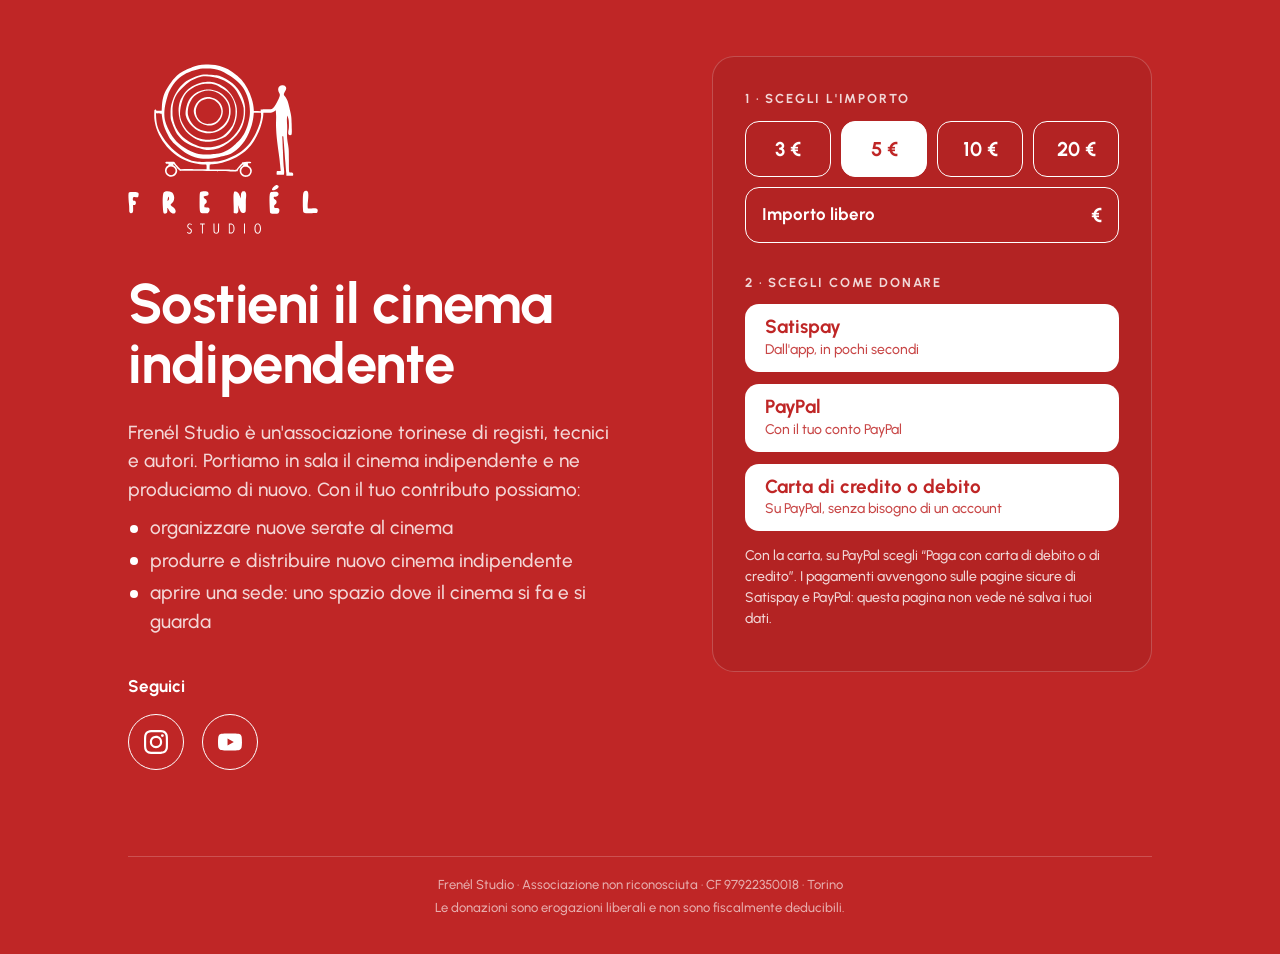
<file: index.html>
<!DOCTYPE html>
<html lang="it">
<head>
  <meta charset="utf-8">
  <meta name="viewport" content="width=device-width, initial-scale=1, viewport-fit=cover">
  <title>Sostieni il cinema indipendente · Frenél Studio</title>
  <meta name="description" content="Frenél Studio porta in sala il cinema indipendente e ne produce di nuovo. Sostienici con una donazione.">
  <meta name="theme-color" content="#bf2626">
  <meta property="og:type" content="website">
  <meta property="og:title" content="Sostieni il cinema indipendente · Frenél Studio">
  <meta property="og:description" content="Serate al cinema, nuove produzioni, una sede tutta nostra. Sostienici con una donazione.">
  <meta property="og:url" content="https://frenelstudio.github.io/donazioni/">
  <meta property="og:image" content="https://frenelstudio.github.io/donazioni/assets/og.png">
  <meta property="og:locale" content="it_IT">
  <link rel="icon" href="assets/favicon.svg" type="image/svg+xml">
  <link rel="apple-touch-icon" href="assets/apple-touch-icon.png">
  <link rel="preload" href="assets/fonts/urbanist-latin-700-normal.woff2" as="font" type="font/woff2" crossorigin>
  <link rel="stylesheet" href="assets/style.css">
</head>
<body>
  <main class="pagina home">
    <div class="intro">
    <img class="logo" src="assets/marchio-w.svg" alt="Frenél Studio" width="168" height="150">

    <p class="serata" id="serata" hidden></p>

    <h1>Sostieni il cinema indipendente</h1>
    <p class="testo">Frenél Studio è un'associazione torinese di registi, tecnici e autori. Portiamo in sala il cinema indipendente e ne produciamo di nuovo. Con il tuo contributo possiamo:</p>
    <ul class="usi">
      <li>organizzare nuove serate al cinema</li>
      <li>produrre e distribuire nuovo cinema indipendente</li>
      <li>aprire una sede: uno spazio dove il cinema si fa e si guarda</li>
    </ul>
    </div>

    <div class="modulo">
    <p class="passo">1 · Scegli l'importo</p>
    <div class="importi" id="importi" role="group" aria-label="Importo della donazione"></div>
    <div class="libero" id="libero-box">
      <label for="libero">Importo libero</label>
      <input id="libero" type="text" inputmode="decimal" maxlength="7" autocomplete="off" aria-describedby="errore">
      <span class="euro" aria-hidden="true">€</span>
    </div>
    <p class="errore" id="errore" role="alert" hidden></p>

    <p class="passo">2 · Scegli come donare</p>
    <div class="metodi">
      <button class="metodo" type="button" id="btn-satispay" aria-controls="pannello-satispay">
        <strong>Satispay</strong>
        <span>Dall'app, in pochi secondi</span>
      </button>

      <div class="pannello-satispay" id="pannello-satispay" hidden>
        <p class="grande">Apri Satispay e inserisci <span id="importo-satispay"></span></p>
        <div class="qr-satispay">
          <img src="assets/qr-satispay.svg" alt="QR code Satispay" width="132" height="132">
          <p>Dal computer? Inquadra il QR con la fotocamera del telefono: si apre Satispay.</p>
        </div>
        <p class="nota">Il pagamento arriva sul conto Satispay di Andrea D'Eredità, legale rappresentante di Frenél Studio.</p>
        <div class="azioni">
          <a class="metodo" id="apri-satispay" href="#" target="_blank" rel="noopener">
            <strong>Apri Satispay</strong>
          </a>
          <a class="secondario" href="grazie.html">Ho donato</a>
        </div>
      </div>

      <button class="metodo" type="button" data-paypal>
        <strong>PayPal</strong>
        <span>Con il tuo conto PayPal</span>
      </button>

      <button class="metodo" type="button" data-paypal="carta">
        <strong>Carta di credito o debito</strong>
        <span>Su PayPal, senza bisogno di un account</span>
      </button>
    </div>
    <p class="sicuro">Con la carta, su PayPal scegli “Paga con carta di debito o di credito”. I pagamenti avvengono sulle pagine sicure di Satispay e PayPal: questa pagina non vede né salva i tuoi dati.</p>

    </div>

    <div class="social">
      <p>Seguici</p>
      <a class="social-link" data-social="instagram" href="#" target="_blank" rel="noopener" aria-label="Instagram di Frenél Studio">
        <svg viewBox="0 0 24 24" aria-hidden="true"><path d="M7.0301.084c-1.2768.0602-2.1487.264-2.911.5634-.7888.3075-1.4575.72-2.1228 1.3877-.6652.6677-1.075 1.3368-1.3802 2.127-.2954.7638-.4956 1.6365-.552 2.914-.0564 1.2775-.0689 1.6882-.0626 4.947.0062 3.2586.0206 3.6671.0825 4.9473.061 1.2765.264 2.1482.5635 2.9107.308.7889.72 1.4573 1.388 2.1228.6679.6655 1.3365 1.0743 2.1285 1.38.7632.295 1.6361.4961 2.9134.552 1.2773.056 1.6884.069 4.9462.0627 3.2578-.0062 3.668-.0207 4.9478-.0814 1.28-.0607 2.147-.2652 2.9098-.5633.7889-.3086 1.4578-.72 2.1228-1.3881.665-.6682 1.0745-1.3378 1.3795-2.1284.2957-.7632.4966-1.636.552-2.9124.056-1.2809.0692-1.6898.063-4.948-.0063-3.2583-.021-3.6668-.0817-4.9465-.0607-1.2797-.264-2.1487-.5633-2.9117-.3084-.7889-.72-1.4568-1.3876-2.1228C21.2982 1.33 20.628.9208 19.8378.6165 19.074.321 18.2017.1197 16.9244.0645 15.6471.0093 15.236-.005 11.977.0014 8.718.0076 8.31.0215 7.0301.0839m.1402 21.6932c-1.17-.0509-1.8053-.2453-2.2287-.408-.5606-.216-.96-.4771-1.3819-.895-.422-.4178-.6811-.8186-.9-1.378-.1644-.4234-.3624-1.058-.4171-2.228-.0595-1.2645-.072-1.6442-.079-4.848-.007-3.2037.0053-3.583.0607-4.848.05-1.169.2456-1.805.408-2.2282.216-.5613.4762-.96.895-1.3816.4188-.4217.8184-.6814 1.3783-.9003.423-.1651 1.0575-.3614 2.227-.4171 1.2655-.06 1.6447-.072 4.848-.079 3.2033-.007 3.5835.005 4.8495.0608 1.169.0508 1.8053.2445 2.228.408.5608.216.96.4754 1.3816.895.4217.4194.6816.8176.9005 1.3787.1653.4217.3617 1.056.4169 2.2263.0602 1.2655.0739 1.645.0796 4.848.0058 3.203-.0055 3.5834-.061 4.848-.051 1.17-.245 1.8055-.408 2.2294-.216.5604-.4763.96-.8954 1.3814-.419.4215-.8181.6811-1.3783.9-.4224.1649-1.0577.3617-2.2262.4174-1.2656.0595-1.6448.072-4.8493.079-3.2045.007-3.5825-.006-4.848-.0608M16.953 5.5864A1.44 1.44 0 1 0 18.39 4.144a1.44 1.44 0 0 0-1.437 1.4424M5.8385 12.012c.0067 3.4032 2.7706 6.1557 6.173 6.1493 3.4026-.0065 6.157-2.7701 6.1506-6.1733-.0065-3.4032-2.771-6.1565-6.174-6.1498-3.403.0067-6.156 2.771-6.1496 6.1738M8 12.0077a4 4 0 1 1 4.008 3.9921A3.9996 3.9996 0 0 1 8 12.0077"/></svg>
      </a>
      <a class="social-link" data-social="youtube" href="#" target="_blank" rel="noopener" aria-label="Canale YouTube di Frenél Studio">
        <svg viewBox="0 0 24 24" aria-hidden="true"><path d="M23.498 6.186a3.016 3.016 0 0 0-2.122-2.136C19.505 3.545 12 3.545 12 3.545s-7.505 0-9.377.505A3.017 3.017 0 0 0 .502 6.186C0 8.07 0 12 0 12s0 3.93.502 5.814a3.016 3.016 0 0 0 2.122 2.136c1.871.505 9.376.505 9.376.505s7.505 0 9.377-.505a3.015 3.015 0 0 0 2.122-2.136C24 15.93 24 12 24 12s0-3.93-.502-5.814zM9.545 15.568V8.432L15.818 12l-6.273 3.568z"/></svg>
      </a>
    </div>

    <footer>
      <p>Frenél Studio · Associazione non riconosciuta · CF&nbsp;97922350018 · Torino</p>
      <p>Le donazioni sono erogazioni liberali e non sono fiscalmente deducibili.</p>
    </footer>
  </main>

  <script src="assets/config.js"></script>
  <script src="assets/app.js"></script>
</body>
</html>
</file>
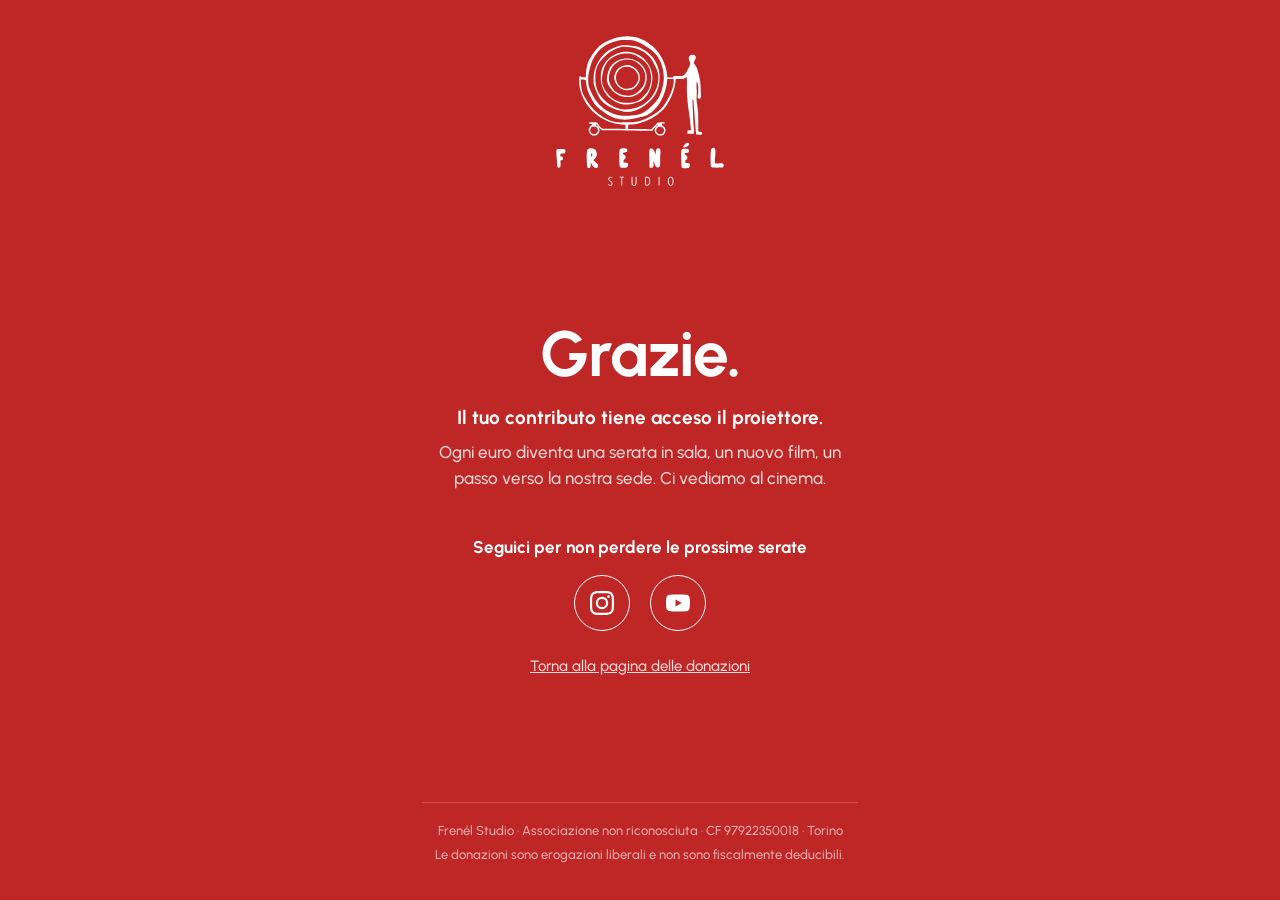
<file: grazie.html>
<!DOCTYPE html>
<html lang="it">
<head>
  <meta charset="utf-8">
  <meta name="viewport" content="width=device-width, initial-scale=1, viewport-fit=cover">
  <title>Grazie · Frenél Studio</title>
  <meta name="description" content="Frenél Studio porta in sala il cinema indipendente e ne produce di nuovo. Sostienici con una donazione.">
  <meta name="theme-color" content="#bf2626">
  <meta property="og:type" content="website">
  <meta property="og:title" content="Sostieni il cinema indipendente · Frenél Studio">
  <meta property="og:description" content="Serate al cinema, nuove produzioni, una sede tutta nostra. Sostienici con una donazione.">
  <meta property="og:url" content="https://frenelstudio.github.io/donazioni/">
  <meta property="og:image" content="https://frenelstudio.github.io/donazioni/assets/og.png">
  <meta property="og:locale" content="it_IT">
  <link rel="icon" href="assets/favicon.svg" type="image/svg+xml">
  <link rel="apple-touch-icon" href="assets/apple-touch-icon.png">
  <meta name="robots" content="noindex">
  <link rel="preload" href="assets/fonts/urbanist-latin-700-normal.woff2" as="font" type="font/woff2" crossorigin>
  <link rel="stylesheet" href="assets/style.css">
</head>
<body>
  <main class="pagina">
    <img class="logo" src="assets/marchio-w.svg" alt="Frenél Studio" width="168" height="150">

    <section class="grazie">
      <h1>Grazie.</h1>
      <p class="attacco">Il tuo contributo tiene acceso il proiettore.</p>
      <p class="testo">Ogni euro diventa una serata in sala, un nuovo film, un passo verso la nostra sede. Ci vediamo al cinema.</p>
    <div class="social">
      <p>Seguici per non perdere le prossime serate</p>
      <a class="social-link" data-social="instagram" href="#" target="_blank" rel="noopener" aria-label="Instagram di Frenél Studio">
        <svg viewBox="0 0 24 24" aria-hidden="true"><path d="M7.0301.084c-1.2768.0602-2.1487.264-2.911.5634-.7888.3075-1.4575.72-2.1228 1.3877-.6652.6677-1.075 1.3368-1.3802 2.127-.2954.7638-.4956 1.6365-.552 2.914-.0564 1.2775-.0689 1.6882-.0626 4.947.0062 3.2586.0206 3.6671.0825 4.9473.061 1.2765.264 2.1482.5635 2.9107.308.7889.72 1.4573 1.388 2.1228.6679.6655 1.3365 1.0743 2.1285 1.38.7632.295 1.6361.4961 2.9134.552 1.2773.056 1.6884.069 4.9462.0627 3.2578-.0062 3.668-.0207 4.9478-.0814 1.28-.0607 2.147-.2652 2.9098-.5633.7889-.3086 1.4578-.72 2.1228-1.3881.665-.6682 1.0745-1.3378 1.3795-2.1284.2957-.7632.4966-1.636.552-2.9124.056-1.2809.0692-1.6898.063-4.948-.0063-3.2583-.021-3.6668-.0817-4.9465-.0607-1.2797-.264-2.1487-.5633-2.9117-.3084-.7889-.72-1.4568-1.3876-2.1228C21.2982 1.33 20.628.9208 19.8378.6165 19.074.321 18.2017.1197 16.9244.0645 15.6471.0093 15.236-.005 11.977.0014 8.718.0076 8.31.0215 7.0301.0839m.1402 21.6932c-1.17-.0509-1.8053-.2453-2.2287-.408-.5606-.216-.96-.4771-1.3819-.895-.422-.4178-.6811-.8186-.9-1.378-.1644-.4234-.3624-1.058-.4171-2.228-.0595-1.2645-.072-1.6442-.079-4.848-.007-3.2037.0053-3.583.0607-4.848.05-1.169.2456-1.805.408-2.2282.216-.5613.4762-.96.895-1.3816.4188-.4217.8184-.6814 1.3783-.9003.423-.1651 1.0575-.3614 2.227-.4171 1.2655-.06 1.6447-.072 4.848-.079 3.2033-.007 3.5835.005 4.8495.0608 1.169.0508 1.8053.2445 2.228.408.5608.216.96.4754 1.3816.895.4217.4194.6816.8176.9005 1.3787.1653.4217.3617 1.056.4169 2.2263.0602 1.2655.0739 1.645.0796 4.848.0058 3.203-.0055 3.5834-.061 4.848-.051 1.17-.245 1.8055-.408 2.2294-.216.5604-.4763.96-.8954 1.3814-.419.4215-.8181.6811-1.3783.9-.4224.1649-1.0577.3617-2.2262.4174-1.2656.0595-1.6448.072-4.8493.079-3.2045.007-3.5825-.006-4.848-.0608M16.953 5.5864A1.44 1.44 0 1 0 18.39 4.144a1.44 1.44 0 0 0-1.437 1.4424M5.8385 12.012c.0067 3.4032 2.7706 6.1557 6.173 6.1493 3.4026-.0065 6.157-2.7701 6.1506-6.1733-.0065-3.4032-2.771-6.1565-6.174-6.1498-3.403.0067-6.156 2.771-6.1496 6.1738M8 12.0077a4 4 0 1 1 4.008 3.9921A3.9996 3.9996 0 0 1 8 12.0077"/></svg>
      </a>
      <a class="social-link" data-social="youtube" href="#" target="_blank" rel="noopener" aria-label="Canale YouTube di Frenél Studio">
        <svg viewBox="0 0 24 24" aria-hidden="true"><path d="M23.498 6.186a3.016 3.016 0 0 0-2.122-2.136C19.505 3.545 12 3.545 12 3.545s-7.505 0-9.377.505A3.017 3.017 0 0 0 .502 6.186C0 8.07 0 12 0 12s0 3.93.502 5.814a3.016 3.016 0 0 0 2.122 2.136c1.871.505 9.376.505 9.376.505s7.505 0 9.377-.505a3.015 3.015 0 0 0 2.122-2.136C24 15.93 24 12 24 12s0-3.93-.502-5.814zM9.545 15.568V8.432L15.818 12l-6.273 3.568z"/></svg>
      </a>
    </div>

      <a class="torna" href="./">Torna alla pagina delle donazioni</a>
    </section>

    <footer>
      <p>Frenél Studio · Associazione non riconosciuta · CF&nbsp;97922350018 · Torino</p>
      <p>Le donazioni sono erogazioni liberali e non sono fiscalmente deducibili.</p>
    </footer>
  </main>

  <script src="assets/config.js"></script>
  <script>
    document.querySelectorAll("[data-social]").forEach(function (a) {
      a.href = window.FRENEL.social[a.getAttribute("data-social")];
    });
  </script>
</body>
</html>
</file>
<file: assets/style.css>
@font-face {
  font-family: "Urbanist";
  font-weight: 400;
  font-display: swap;
  src: url("fonts/urbanist-latin-400-normal.woff2") format("woff2");
}
@font-face {
  font-family: "Urbanist";
  font-weight: 500;
  font-display: swap;
  src: url("fonts/urbanist-latin-500-normal.woff2") format("woff2");
}
@font-face {
  font-family: "Urbanist";
  font-weight: 700;
  font-display: swap;
  src: url("fonts/urbanist-latin-700-normal.woff2") format("woff2");
}

:root {
  --rosso: #bf2626;
  --bianco: #ffffff;
  --bianco-80: rgba(255, 255, 255, 0.82);
  --bianco-60: rgba(255, 255, 255, 0.62);
  --bianco-20: rgba(255, 255, 255, 0.2);
  --raggio: 14px;
}

* { box-sizing: border-box; }

html { -webkit-text-size-adjust: 100%; }

body {
  margin: 0;
  min-height: 100vh;
  min-height: 100dvh;
  background: var(--rosso);
  color: var(--bianco);
  font-family: "Urbanist", system-ui, -apple-system, "Segoe UI", sans-serif;
  font-weight: 500;
  font-size: 17px;
  line-height: 1.5;
  -webkit-font-smoothing: antialiased;
}

a { color: inherit; }

.pagina {
  width: 100%;
  max-width: 480px;
  margin: 0 auto;
  padding: 28px 22px 32px;
  display: flex;
  flex-direction: column;
  min-height: 100vh;
  min-height: 100dvh;
}

.logo {
  display: block;
  width: 168px;
  height: auto;
  margin: 8px auto 28px;
}

.serata {
  margin: 0 0 22px;
  padding: 12px 16px;
  border: 1.5px solid var(--bianco);
  border-radius: var(--raggio);
  font-weight: 700;
  text-align: center;
}
.serata[hidden] { display: none; }

h1 {
  margin: 0 0 16px;
  font-weight: 700;
  font-size: clamp(30px, 8.4vw, 38px);
  line-height: 1.08;
  letter-spacing: -0.01em;
}

.attacco {
  margin: 0 0 14px;
  font-size: 19px;
  font-weight: 700;
}

.testo { margin: 0 0 10px; color: var(--bianco-80); }

.usi {
  margin: 0 0 30px;
  padding: 0;
  list-style: none;
  color: var(--bianco-80);
}
.usi li {
  position: relative;
  padding-left: 22px;
  margin-bottom: 4px;
}
.usi li::before {
  content: "";
  position: absolute;
  left: 2px;
  top: 0.56em;
  width: 8px;
  height: 8px;
  background: var(--bianco);
  border-radius: 50%;
}

.passo {
  margin: 0 0 12px;
  font-size: 13px;
  font-weight: 700;
  letter-spacing: 0.14em;
  text-transform: uppercase;
  color: var(--bianco-80);
}

.importi {
  display: grid;
  grid-template-columns: repeat(4, 1fr);
  gap: 10px;
  margin-bottom: 10px;
}

.importo {
  appearance: none;
  height: 56px;
  border: 1.5px solid var(--bianco);
  border-radius: var(--raggio);
  background: transparent;
  color: var(--bianco);
  font: inherit;
  font-size: 20px;
  font-weight: 700;
  cursor: pointer;
  transition: background 0.15s, color 0.15s;
}
.importo[aria-pressed="true"] {
  background: var(--bianco);
  color: var(--rosso);
}

.libero {
  display: flex;
  align-items: center;
  height: 56px;
  padding: 0 16px;
  border: 1.5px solid var(--bianco);
  border-radius: var(--raggio);
  margin-bottom: 30px;
  transition: background 0.15s, color 0.15s;
}
.libero.attivo { background: var(--bianco); color: var(--rosso); }
.libero label {
  flex: 0 0 auto;
  font-weight: 700;
  margin-right: 10px;
}
.libero input {
  flex: 1 1 auto;
  min-width: 0;
  height: 100%;
  border: 0;
  outline: 0;
  background: transparent;
  color: inherit;
  font: inherit;
  font-size: 20px;
  font-weight: 700;
  text-align: right;
}
.libero input::placeholder { color: var(--bianco-60); }
.libero.attivo input::placeholder { color: rgba(191, 38, 38, 0.5); }
.libero .euro { margin-left: 6px; font-size: 20px; font-weight: 700; }
.libero input::-webkit-outer-spin-button,
.libero input::-webkit-inner-spin-button { -webkit-appearance: none; margin: 0; }
.libero input[type="number"] { -moz-appearance: textfield; }

.errore {
  margin: -20px 0 22px;
  font-size: 15px;
  font-weight: 700;
}
.errore[hidden] { display: none; }

.metodi { display: grid; gap: 12px; margin-bottom: 14px; }

.metodo {
  display: flex;
  flex-direction: column;
  align-items: flex-start;
  justify-content: center;
  width: 100%;
  min-height: 64px;
  padding: 12px 20px;
  border: 0;
  border-radius: var(--raggio);
  background: var(--bianco);
  color: var(--rosso);
  font: inherit;
  text-align: left;
  text-decoration: none;
  cursor: pointer;
}
.metodo strong { font-size: 19px; font-weight: 700; line-height: 1.2; }
.metodo span { font-size: 14px; font-weight: 500; opacity: 0.85; }
.metodo:active { transform: scale(0.99); }

.pannello-satispay {
  margin: -2px 0 2px;
  padding: 18px 18px 16px;
  border: 1.5px solid var(--bianco);
  border-radius: var(--raggio);
}
.pannello-satispay[hidden] { display: none; }
.pannello-satispay p { margin: 0 0 12px; }
.pannello-satispay .grande { font-size: 19px; font-weight: 700; }
.pannello-satispay .nota { font-size: 14px; color: var(--bianco-80); }
.pannello-satispay .azioni { display: grid; gap: 10px; }
.secondario {
  display: block;
  padding: 12px 16px;
  border: 1.5px solid var(--bianco);
  border-radius: var(--raggio);
  color: var(--bianco);
  font-weight: 700;
  text-align: center;
  text-decoration: none;
}

.sicuro {
  margin: 0 0 34px;
  font-size: 14px;
  color: var(--bianco-80);
}

.social { text-align: center; margin: 4px 0 30px; }
.social p { margin: 0 0 14px; font-weight: 700; }
.social-link {
  display: inline-flex;
  align-items: center;
  justify-content: center;
  width: 56px;
  height: 56px;
  margin: 0 8px;
  border: 1.5px solid var(--bianco);
  border-radius: 50%;
  color: var(--bianco);
}
.social-link svg { width: 24px; height: 24px; fill: currentColor; }

footer {
  margin-top: auto;
  padding-top: 18px;
  border-top: 1px solid var(--bianco-20);
  font-size: 13px;
  line-height: 1.5;
  color: var(--bianco-60);
  text-align: center;
}
footer p { margin: 0 0 4px; }

/* Pagina grazie */
.grazie {
  flex: 1 0 auto;
  display: flex;
  flex-direction: column;
  justify-content: center;
  text-align: center;
  padding: 10px 0 30px;
}
.grazie h1 { font-size: clamp(48px, 15vw, 64px); margin-bottom: 16px; }
.grazie .attacco { margin-bottom: 8px; }
.grazie .testo { margin-bottom: 40px; }
.grazie .social { margin-bottom: 24px; }
.torna { font-size: 15px; color: var(--bianco-80); }

:focus-visible { outline: 2px solid var(--bianco); outline-offset: 3px; }

/* QR Satispay: solo da computer */
.qr-satispay { display: none; }

/* Versione desktop */
@media (min-width: 960px) {
  .pagina.home {
    max-width: 1120px;
    padding: 56px 48px 32px;
    display: grid;
    grid-template-columns: 1fr 440px;
    grid-template-areas:
      "intro  modulo"
      "social modulo"
      "footer footer";
    grid-template-rows: auto 1fr auto;
    column-gap: 96px;
  }
  .home .intro { grid-area: intro; padding-top: 8px; }
  .home .modulo {
    grid-area: modulo;
    align-self: start;
    padding: 32px 32px 8px;
    border: 1.5px solid var(--bianco-20);
    border-radius: 22px;
    background: rgba(0, 0, 0, 0.06);
  }
  .home .social { grid-area: social; text-align: left; margin-top: 8px; }
  .home .social-link { margin: 0 14px 0 0; }
  .home footer { grid-area: footer; margin-top: 56px; }
  .home .logo { margin: 0 0 40px; width: 190px; }
  .home h1 { font-size: 56px; margin-bottom: 24px; }
  .home .testo { font-size: 19px; max-width: 36em; }
  .home .usi { font-size: 19px; }
  .home .serata { text-align: left; }
  .metodo { transition: transform 0.15s, box-shadow 0.15s; }
  .metodo:hover { transform: translateY(-1px); box-shadow: 0 6px 18px rgba(0, 0, 0, 0.18); }
  .importo:hover { background: rgba(255, 255, 255, 0.12); }
  .importo[aria-pressed="true"]:hover { background: var(--bianco); }
  .social-link:hover { background: var(--bianco); color: var(--rosso); }
  .qr-satispay {
    display: flex;
    align-items: center;
    gap: 16px;
    margin: 0 0 14px;
  }
  .qr-satispay img {
    flex: 0 0 auto;
    padding: 6px;
    background: #fff;
    border-radius: 8px;
  }
  .qr-satispay p { margin: 0; font-size: 15px; }
}
</file>
